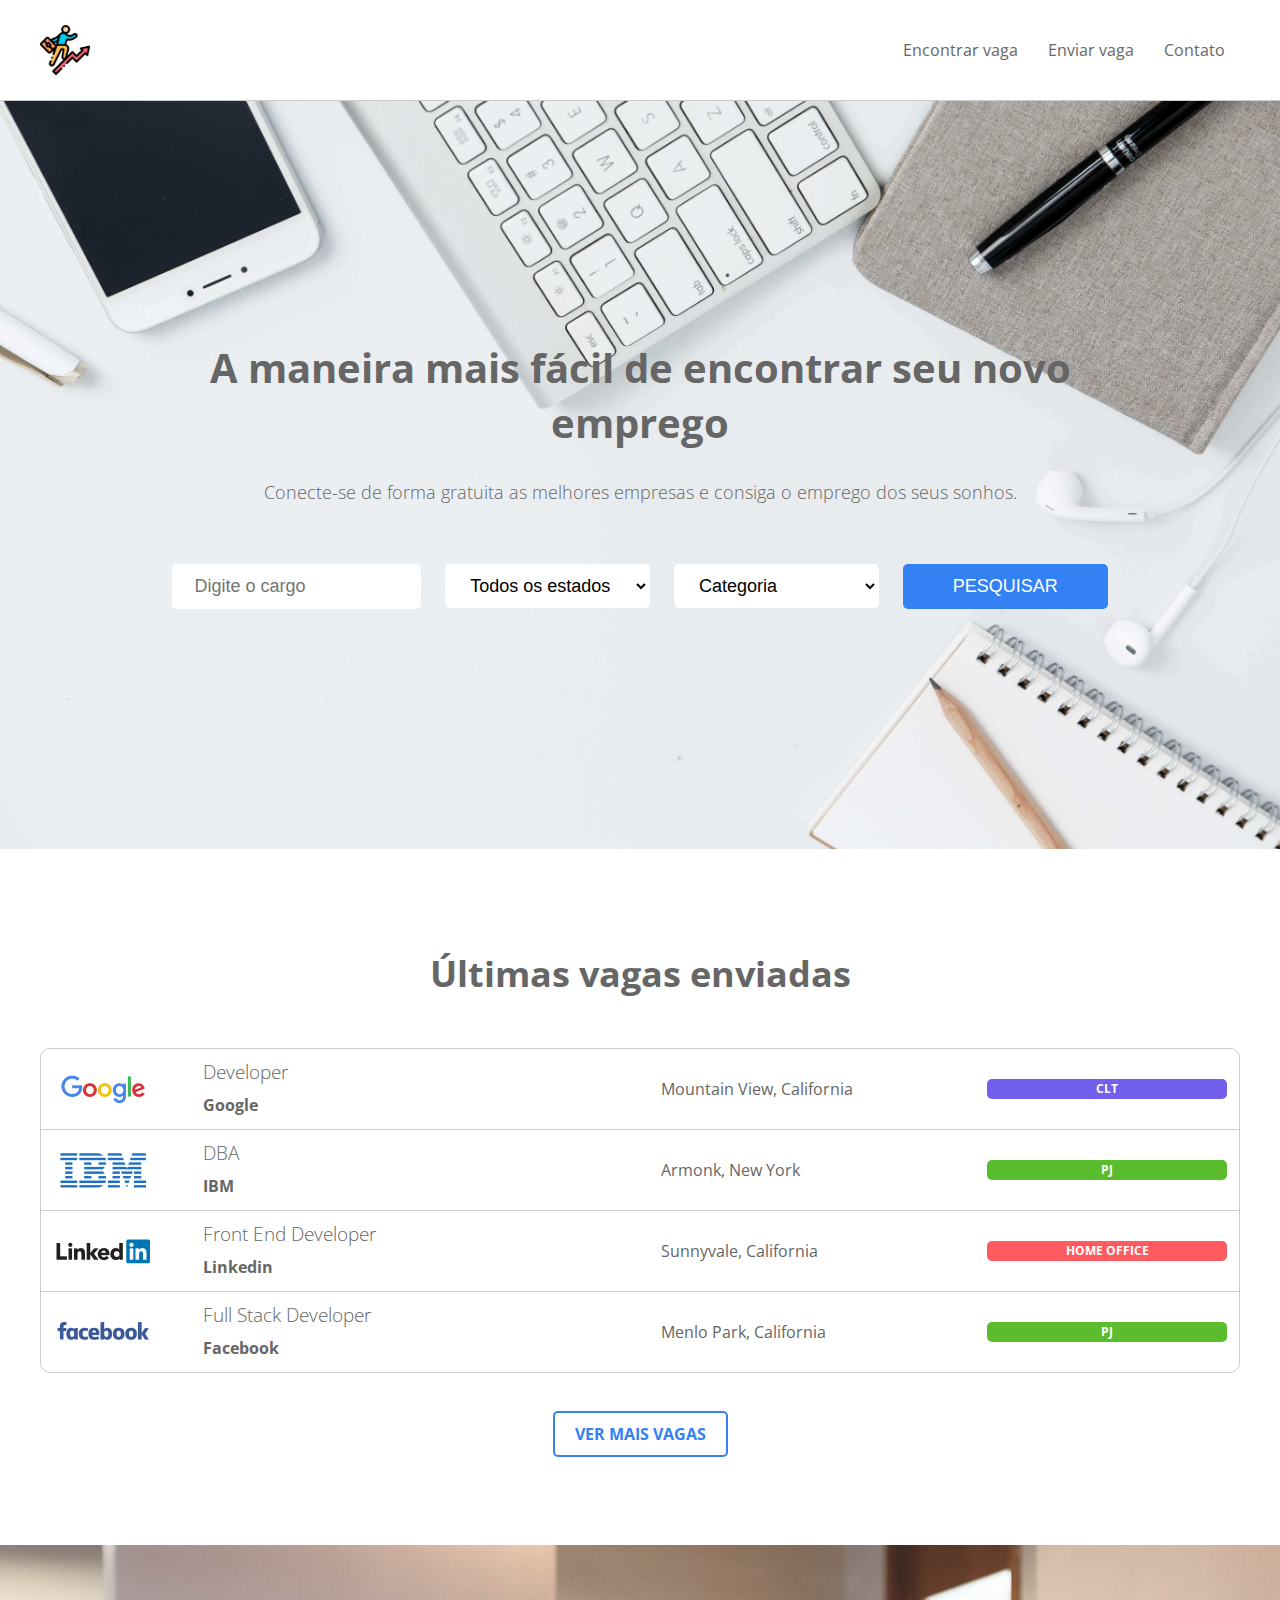
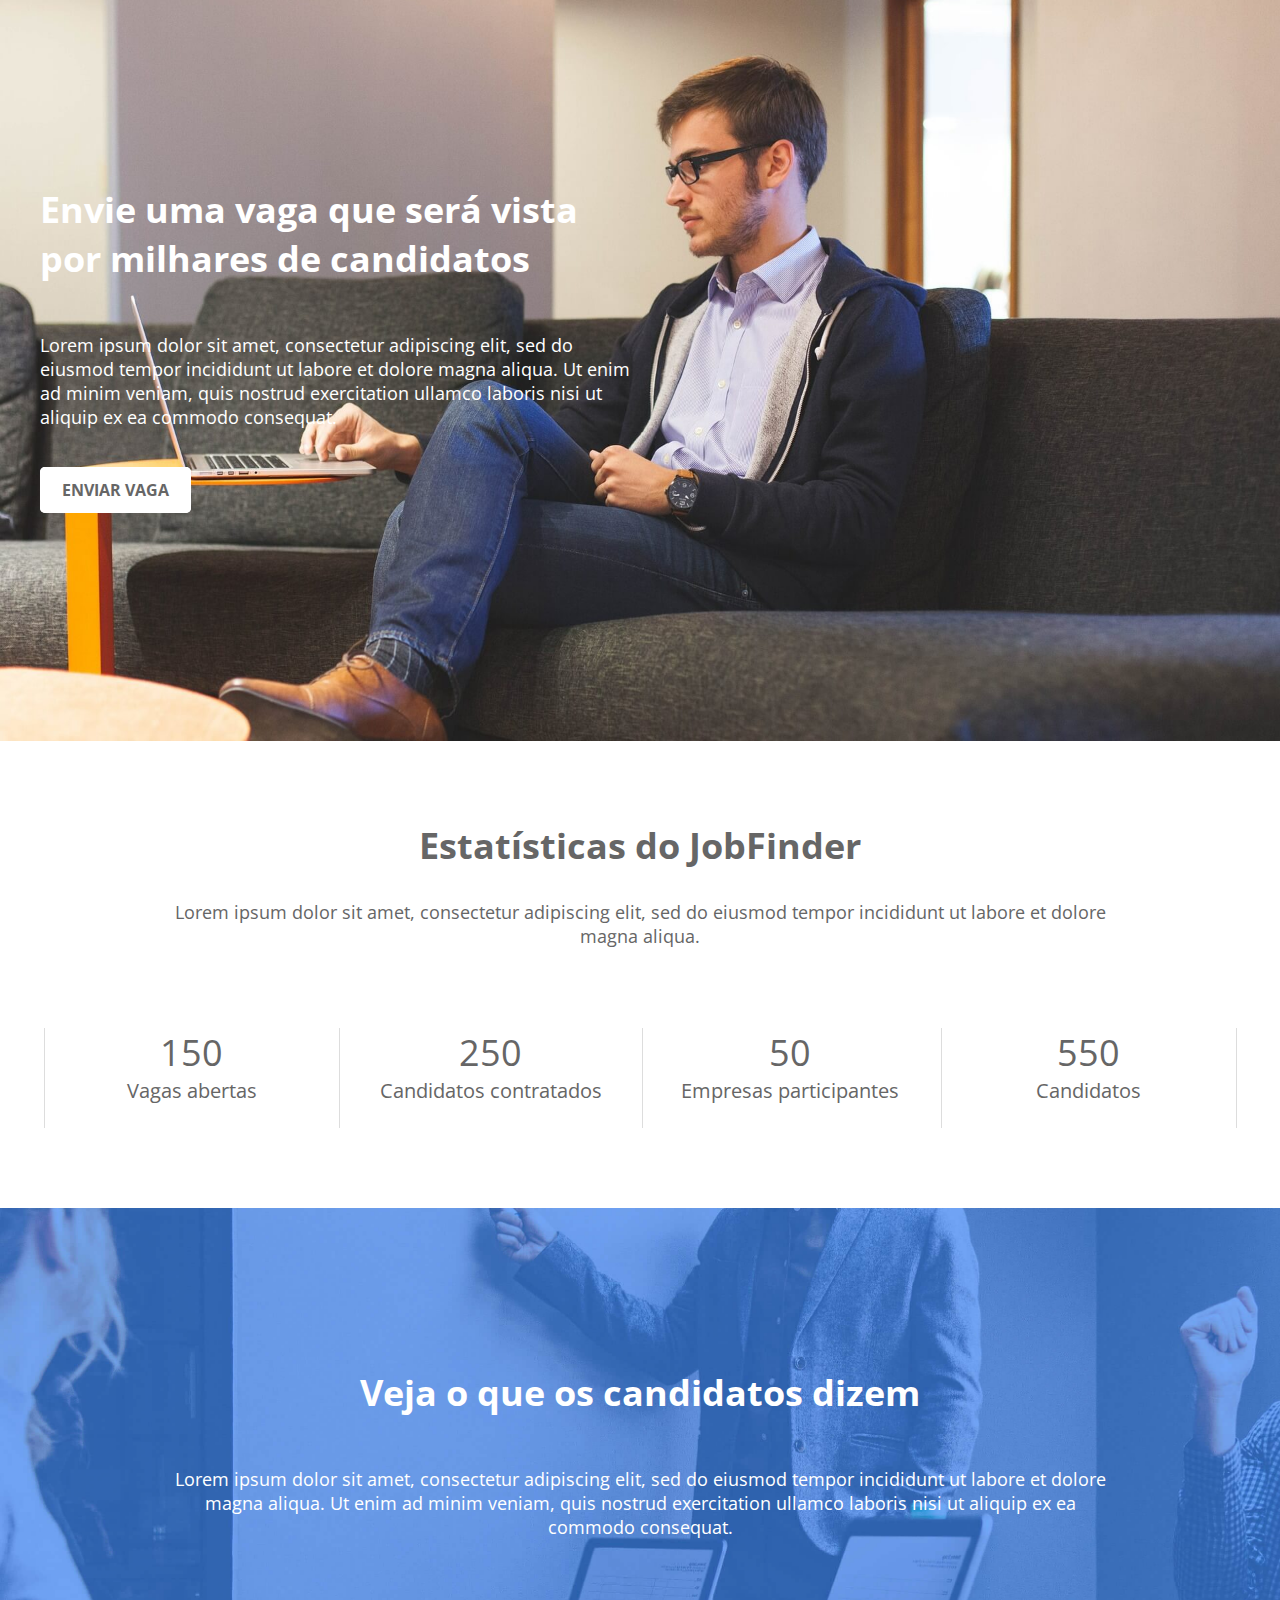
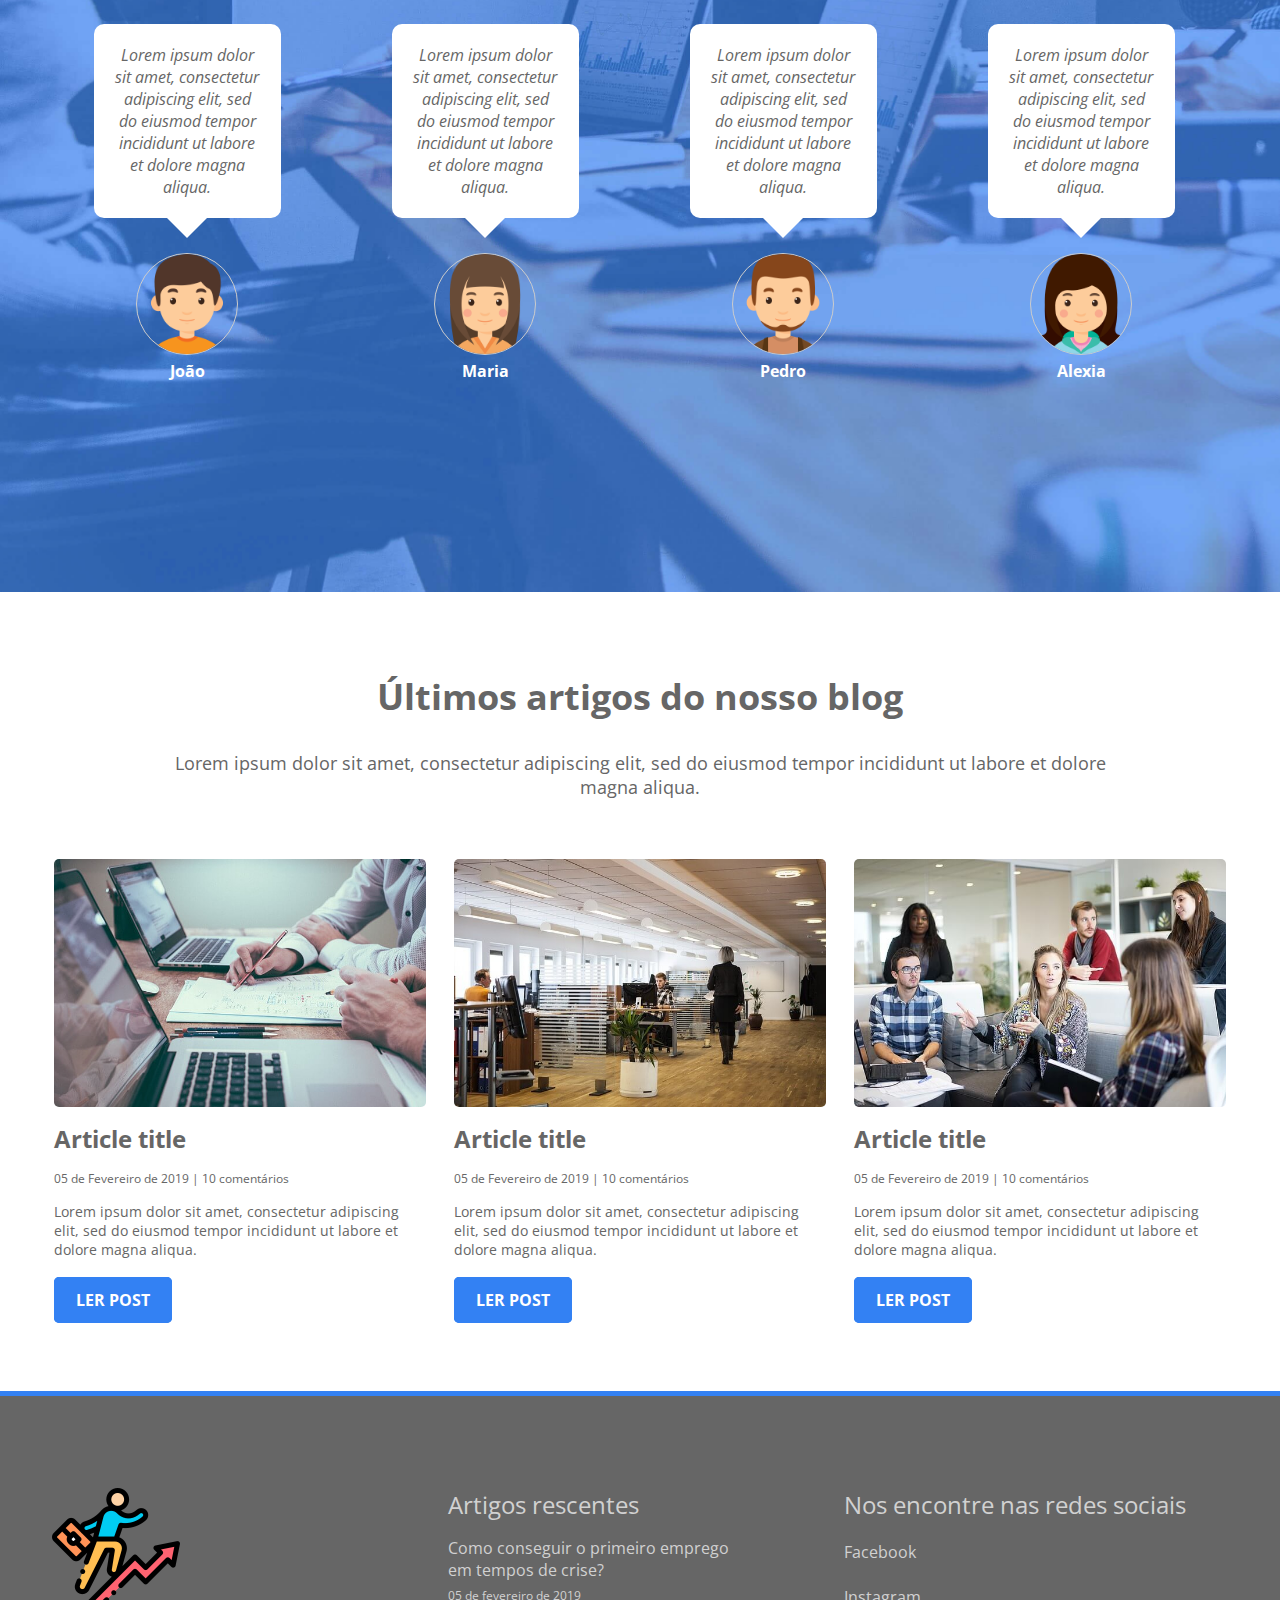
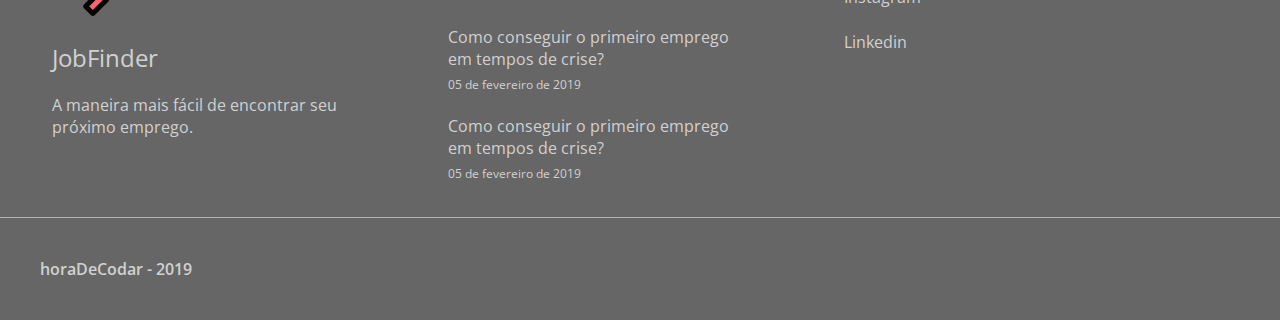
<file: index.html>
<!DOCTYPE html>
<html>
<head>
	<title>JobFinder</title>
	<meta charset="utf-8">
	<meta name="viewport" content="width=device-width, initial-scale=1.0">
	<link rel="stylesheet" type="text/css" href="css/style.css" />
	<link href="https://fonts.googleapis.com/css?family=Open+Sans:300,400,600,700,800&display=swap" rel="stylesheet">
	<link rel="stylesheet" href="https://use.fontawesome.com/releases/v5.8.2/css/all.css" integrity="sha384-oS3vJWv+0UjzBfQzYUhtDYW+Pj2yciDJxpsK1OYPAYjqT085Qq/1cq5FLXAZQ7Ay" crossorigin="anonymous">
</head>
<body>
	<div class="container">
		<header>
			<nav>
				<div class="nav-container">
					<a href="index.html">
						<img id="logo" src="img/logo.png" alt="JobFinder">
					</a>
					<i class="fas fa-bars btn-menumobile"></i>
					<ul>
						<li><a href="findjobs.html">Encontrar vaga</a></li>
						<li><a href="sendjobs.html">Enviar vaga</a></li>
						<li><a href="job.html">Contato</a></li>
					</ul>
				</div>
			</nav>
			<div id="main-banner">
				<div id="search-form">
					<h1>A maneira mais fácil de encontrar seu novo emprego</h1>
					<p>Conecte-se de forma gratuita as melhores empresas e consiga o emprego dos seus sonhos.</p>			
					<form>
						<input type="text" name="job" placeholder="Digite o cargo">
						<select name="region">
							<option value="">Todos os estados</option>
						</select>
						<select name="category">
							<option value="">Categoria</option>
						</select>
						<input type="submit" value="Pesquisar">
					</form>
				</div>
			</div>
		</header>
		<main id="lastjobs-container" class="wrapper">
			<h1>Últimas vagas enviadas</h1>
			<ul>
				<li>
					<a href="job.html" class="clickarea">
						<div class="company-box">
							<img src="img/googlelogo.png">
							<div class="company-info">
								<h3>Developer</h3>
								<p>Google</p>
							</div>
						</div>
						<div class="locality">
							<i class="fas fa-map-marker-alt"></i>
							<p>Mountain View, California</p>
						</div>
						<div class="job-type">
							<span class="clt">CLT</span>
						</div>
					</a>
				</li>
				<li>
					<a href="#" class="clickarea">
						<div class="company-box">
							<img src="img/ibmlogo.png">
							<div class="company-info">
								<h3>DBA</h3>
								<p>IBM</p>
							</div>
						</div>
						<div class="locality">
							<i class="fas fa-map-marker-alt"></i>
							<p>Armonk, New York</p>
						</div>
						<div class="job-type">
							<span class="pj">PJ</span>
						</div>
					</a>
				</li>
				<li>
					<a href="#" class="clickarea">
						<div class="company-box">
							<img src="img/linkedinlogo.png">
							<div class="company-info">
								<h3>Front End Developer</h3>
								<p>Linkedin</p>
							</div>
						</div>
						<div class="locality">
							<i class="fas fa-map-marker-alt"></i>
							<p>Sunnyvale, California</p>
						</div>
						<div class="job-type">
							<span class="homeoffice">Home Office</span>
						</div>
					</a>
				</li>
				<li>
					<a href="#" class="clickarea">
						<div class="company-box">
							<img src="img/facebooklogo.png">
							<div class="company-info">
								<h3>Full Stack Developer</h3>
								<p>Facebook</p>
							</div>
						</div>
						<div class="locality">
							<i class="fas fa-map-marker-alt"></i>
							<p>Menlo Park, California</p>
						</div>
						<div class="job-type">
							<span class="pj">PJ</span>
						</div>
					</a>
				</li>
			</ul>
			<div class="btnjobs-container">
				<a href="#" class="btn-jobs">Ver mais vagas</a>
			</div>
		</main>
		<section id="sendjobs-container">
			<div id="sendjobs-inner" class="wrapper">
				<h2>Envie uma vaga que será vista por milhares de candidatos</h2>
				<p>Lorem ipsum dolor sit amet, consectetur adipiscing elit, sed do eiusmod tempor incididunt ut labore et dolore magna aliqua. Ut enim ad minim veniam, quis nostrud exercitation ullamco laboris nisi ut aliquip ex ea commodo consequat.</p>
				<a href="#" class="light-btn">Enviar vaga</a>
			</div>
		</section>
		<section id="status-container" class="wrapper">
			<h2 class="title-center">Estatísticas do JobFinder</h2>
			<p class="p-center">Lorem ipsum dolor sit amet, consectetur adipiscing elit, sed do eiusmod tempor incididunt ut labore et dolore magna aliqua.</p>
			<div>
				<div class="status-box">
					<span class="status-qtd">150</span>
					<p class="status-text">Vagas abertas</p>
				</div>
				<div class="status-box">
					<span class="status-qtd">250</span>
					<p class="status-text">Candidatos contratados</p>
				</div>
				<div class="status-box">
					<span class="status-qtd">50</span>
					<p class="status-text">Empresas participantes</p>
				</div>
				<div class="status-box">
					<span class="status-qtd">550</span>
					<p class="status-text">Candidatos</p>
				</div>
			</div>
		</section>
		<section id="testmony-container">
			<div class="wrapper">		
				<h2>Veja o que os candidatos dizem</h2>
				<p class="p-center">Lorem ipsum dolor sit amet, consectetur adipiscing elit, sed do eiusmod tempor incididunt ut labore et dolore magna aliqua. Ut enim ad minim veniam, quis nostrud exercitation ullamco laboris nisi ut aliquip ex ea commodo consequat.</p>
				<div class="testmony-box">
					<p class="testmony-msg">Lorem ipsum dolor sit amet, consectetur adipiscing elit, sed do eiusmod tempor incididunt ut labore et dolore magna aliqua.</p>
					<img src="img/avatar1.png">
					<p class="testmony-name">João</p>
				</div>
				<div class="testmony-box">
					<p class="testmony-msg">Lorem ipsum dolor sit amet, consectetur adipiscing elit, sed do eiusmod tempor incididunt ut labore et dolore magna aliqua.</p>
					<img src="img/avatar2.png">
					<p class="testmony-name">Maria</p>
				</div>
				<div class="testmony-box">
					<p class="testmony-msg">Lorem ipsum dolor sit amet, consectetur adipiscing elit, sed do eiusmod tempor incididunt ut labore et dolore magna aliqua.</p>
					<img src="img/avatar3.png">
					<p class="testmony-name">Pedro</p>
				</div>
				<div class="testmony-box">
					<p class="testmony-msg">Lorem ipsum dolor sit amet, consectetur adipiscing elit, sed do eiusmod tempor incididunt ut labore et dolore magna aliqua.</p>
					<img src="img/avatar4.png">
					<p class="testmony-name">Alexia</p>
				</div>
			</div>
		</section>
		<section id="blog-container" class="wrapper">
			<h2 class="title-center">Últimos artigos do nosso blog</h2>
			<p class="p-center">Lorem ipsum dolor sit amet, consectetur adipiscing elit, sed do eiusmod tempor incididunt ut labore et dolore magna aliqua.</p>
			<div class="article-box">
				<img src="img/blog1.jpg">
				<h4><a href="#">Article title</a></h4>
				<p class="article-date">05 de Fevereiro de 2019 | 10 comentários</p>
				<p class="article-resume">Lorem ipsum dolor sit amet, consectetur adipiscing elit, sed do eiusmod tempor incididunt ut labore et dolore magna aliqua.</p>
				<a href="#" class="article-btn light-btn">Ler post</a>
			</div>
			<div class="article-box">
				<img src="img/blog2.jpg">
				<h4><a href="#">Article title</a></h4>
				<p class="article-date">05 de Fevereiro de 2019 | 10 comentários</p>
				<p class="article-resume">Lorem ipsum dolor sit amet, consectetur adipiscing elit, sed do eiusmod tempor incididunt ut labore et dolore magna aliqua.</p>
				<a href="#" class="article-btn light-btn">Ler post</a>
			</div>
			<div class="article-box">
				<img src="img/blog3.jpg">
				<h4><a href="#">Article title</a></h4>
				<p class="article-date">05 de Fevereiro de 2019 | 10 comentários</p>
				<p class="article-resume">Lorem ipsum dolor sit amet, consectetur adipiscing elit, sed do eiusmod tempor incididunt ut labore et dolore magna aliqua.</p>
				<a href="#" class="article-btn light-btn">Ler post</a>
			</div>
		</section>
		<footer>
			<div class="wrapper">
				<div class="footer-box">
					<div class="company-footer">
						<img src="img/logo.png">
						<h2>JobFinder</h2>
						<p>A maneira mais fácil de encontrar seu próximo emprego.</p>
					</div>
				</div>
				<div class="footer-box">
					<div class="articles-footer">
						<h2>Artigos rescentes</h2>
						<ul class="footer-list footer-article-list">
							<li>
								<a href="#">Como conseguir o primeiro emprego em tempos de crise?</a>
								<span class="article-date">05 de fevereiro de 2019</span>
							</li>
							<li>
								<a href="#">Como conseguir o primeiro emprego em tempos de crise?</a>
								<span class="article-date">05 de fevereiro de 2019</span>
							</li>
							<li>
								<a href="#">Como conseguir o primeiro emprego em tempos de crise?</a>
								<span class="article-date">05 de fevereiro de 2019</span>
							</li>
						</ul>
					</div>
				</div>
				<div class="footer-box">
					<h2>Nos encontre nas redes sociais</h2>
					<ul class="footer-list">
						<li>
							<a href="#">
								<i class="fab fa-facebook-square"></i>
								<span>Facebook</span>
							</a>
						</li>
						<li>
							<a href="#">
								<i class="fab fa-instagram"></i>
								<span>Instagram</span>
							</a>
						</li>
						<li>
							<a href="#">
								<i class="fab fa-linkedin"></i>
								<span>Linkedin</span>
							</a>
						</li>
					</ul>
				</div>
			</div>
			<div class="footer-bottom">
				<div class="wrapper">
					<p>horaDeCodar - 2019</p>
				</div>
			</div>
		</footer>
	</div>
</body>
<script
src="https://code.jquery.com/jquery-3.4.1.min.js"
integrity="sha256-CSXorXvZcTkaix6Yvo6HppcZGetbYMGWSFlBw8HfCJo="
crossorigin="anonymous"></script>
<script src="js/scripts.js"></script>
</html>
</file>
<file: css/style.css>
/* geral */
html {
	font-family: 'Open Sans', sans-serif;
}

body {
	margin: 0;
}

h1, h2, h3, h4, h5, p, span {
	margin: 0;
	color: #666;
}

.container {
	max-width: 1920px;
	width: 100%;
	position: relative;
	margin-left: auto;
	margin-right: auto;
}

/* hide on desktop */
.nav-container .btn-menumobile {
	display: none;
}

/* header */
header {
	position: relative;
	top: 0;
	height: auto;
	width: 100%;
}

/* navbar */
nav {
	position: fixed;
	top: 0;
	left: 0;
	height: 100px;
	width: 100%;
	z-index: 1;
	background-color: #FFF;
	border-bottom: 1px solid #CCC;
}

nav:after {
	clear: both;
	content: "";
	display: block;
}

.nav-container {
	max-width: 1200px;
	position: relative;
	margin-left: auto;
	margin-right: auto;
}

#logo {
	width: 50px;
	height: 50px;
	margin-top: 25px;
}

.nav-container ul {
	float: right;
	height: 100px;
	line-height: 100px;
	margin: 0;
}

.nav-container ul li {
	list-style: none;
	float: left;
	margin: 0 15px;
}

.nav-container li a {
	text-decoration: none;
	color: #666;
	transition: .5s;
}

.nav-container li a:hover {
	color: #3381f3;
}

/* banner */
#main-banner {
	background: url('../img/banner6.jpg') no-repeat;
	background-size: cover;
	background-position: 0 55%;
	position: relative;
	margin-top: 100px;
}

#search-form {
	position: relative;
	width: 80%;
	margin-left: auto;
	margin-right: auto;
	padding-top: 15em;
	padding-bottom: 15em;
	text-align: center;
}

#search-form h1 {
	font-size: 40px;
}

#search-form p {
	margin-top: 30px;
	margin-bottom: 60px;
	font-size: 18px;
	font-weight: 300;
}

#search-form input, #search-form select, #sendjobs input, #sendjobs select, #sendjobs textarea {
	background-color: #FFF;
	border-radius: 5px;
	border-color: transparent;
	padding: 10px 20px;
	font-size: 18px;
	margin: 0 10px;
}

#search-form input[type=submit], #sendjobs input[type=submit] {
	background-color: #3381f3;
	text-transform: uppercase;
	color: #FFF;
	cursor: pointer;
	transition: 0.5s;
}

#search-form input[type=submit]:hover, #sendjobs input[type=submit]:hover {
	background-color: #2B79EB;
}

/* seção de últimos empregos */
#lastjobs-container {
	text-align: center;
	padding: 100px 0;
}

.wrapper {
	max-width: 1200px;
	position: relative;
	margin-left: auto;
	margin-right: auto;
}

#lastjobs-container h1 {
	font-size: 36px;
	margin-bottom: 50px;
}

#lastjobs-container ul {
	padding: 0;
	border: 1px solid #CCC;
	border-radius: 10px;
}

#lastjobs-container ul li {
	list-style: none;
	text-align: left;
	border-bottom: solid 1px #CCC;
	height: 80px;
	position: relative;
}

#lastjobs-container ul li:after {
	clear: both;
	content: "";
	display: block;
}

#lastjobs-container ul li:last-child {
	border: none;
}

.clickarea {
	position: absolute;
	top: 0;
	left: 0;
	width: 100%;
	height: 100%;
}


/* company img */
.company-box {
	display: inline-block;
	width: 50%;
	position: relative;
	padding-left: 1%;
}

.company-box img {
	width: 100px;
	margin-top: 2.5px;
}

.company-box .company-info {
	display: inline-block;
	margin-left: 50px;
	margin-top: 10px;
	text-align: left;
	position: absolute;
}

.company-box .company-info h3 {
	font-weight: 300;
	margin-bottom: 10px;
}

.company-box .company-info p {
	font-weight: bold;
}

/* company locality */
.locality {
	color: #6d6d6d;
	display: inline-block;
	width: 25%;
	position: absolute;
	height: 100%;
	line-height: 80px;
}

.locality i, .locality p {
	display: inline-block;
}

.locality i {
	margin-right: 5px;
}


/* company job type */
.job-type {
	display: inline-block;
	width: 20%;
	height: 100%;
	position: absolute;
	padding-top: 30px;
	right: 1%;
	text-align: center;
	font-weight: bold;
	text-transform: uppercase;
	font-size: 12px;
	color: #FFF;
}

.job-type span {
	display: block;
	width: 100%;
	height: 20px;
	line-height: 20px;
	border-radius: 5px;
	color: #FFF;
}

.clt {
	background-color: #735fee;
}

.pj {
	background-color: #5bbc2e;
}

.homeoffice {
	background-color: #ff5a5f;
}

/* see more div */
.btnjobs-container {
	margin-top: 50px;
}

.btn-jobs {
	text-transform: uppercase;
	background-color: #FFF;
	color: #3381f3;
	border: 2px solid #3381f3;
	border-radius: 5px;
	text-decoration: none;
	padding: 10px 20px;
	font-weight: bold;
	transition: 0.5s;
}

.btn-jobs:hover {
	background-color: #3381f3;
	color: #FFF;
}

/* send jobs container */
#sendjobs-container {
	background: url('../img/banner2.jpg') no-repeat;
	background-size: cover;
	background-position: 0 25%;
	padding: 15em 0;
}

#sendjobs-container h2, #sendjobs-container p {
	width: 600px;
	color: #FFF;
}

#sendjobs-container h2 {
	font-size: 36px;
	margin-bottom: 50px;
}

#sendjobs-container p {
	font-size: 18px;
	margin-bottom: 50px;
}

.light-btn {
	background-color: #FFF;
	border: 2px solid #FFF;
	color: #666;
	font-weight: bold;
	text-transform: uppercase;
	padding: 10px 20px;
	text-decoration: none;
	border-radius: 5px;
	transition: 0.5s;
}

.light-btn:hover {
	background-color: transparent;
	color: #FFF;
}

/* jobfinder status */
#status-container {
	text-align: center;
	padding: 5em 0;
}

.title-center {
	font-size: 36px;
	margin-bottom: 30px;
}

.p-center {
	width: 80%;
	position: relative;
	margin-left: auto;
	margin-right: auto;
	font-size: 18px;
}

.status-box {
	display: inline-block;
	text-align: center;
	width: 24.5%;
	margin-top: 80px;
	border-left: 1px solid #DDD;
	border-right: 1px solid #DDD;
	height: 100px;
}

.status-box:nth-child(2) {
	border: none;
}

.status-box:nth-child(3) {
	border-right: none;
}

.status-qtd {
	font-size: 36px;
}

.status-text {
	font-size: 20px;
}

/* testmony container */
#testmony-container {
	background: url('../img/banner7.jpg') no-repeat;
	background-size: cover;
	padding: 10em 0;
}

#testmony-container h2, #testmony-container p {
	color: #FFF;
	text-align: center;
}

#testmony-container h2 {
	font-size: 36px;
	margin-bottom: 50px;
}

#testmony-container p {
	margin-bottom: 50px;
}

.testmony-box {
	display: inline-block;
	width: 24.5%;
	text-align: center;
}

#testmony-container .testmony-box .testmony-msg {
	background-color: #FFF;
	color: #666;
	border-radius: 10px;
	padding: 20px;
	width: 50%;
	position: relative;
	margin: 35px auto;
	font-style: italic;
}

.testmony-msg:after {
	content: "";
	width: 0; 
	height: 0; 
	border-left: 20px solid transparent;
	border-right: 20px solid transparent;
	border-top: 20px solid #FFF;
	position: absolute;
	bottom: -20px;
	left: 0;
	right: 0;
	margin-left: auto;
	margin-right: auto;
}

.testmony-box img {
	width: 100px;
	height: 100px;
	border: 1px solid #CCC;
	border-radius: 50%;
}

.testmony-name {
	font-weight: bold;
}

/* blog container */
#blog-container {
	text-align: center;
	padding: 5em 0;
}

#blog-container .p-center {
	margin-bottom: 60px;
}

.article-box {
	display: inline-block;
	width: 31%;
	padding: 0 1%;
	text-align: left;
}

.article-box img {
	width: 100%;
	border-radius: 5px;
	margin-bottom: 10px;
}

.article-box h4 {
	font-size: 24px;
	margin-bottom: 15px;
}

.article-box h4 a {
	text-decoration: none;
	color: #666;
}

.article-date {
	font-size: 12px;
	margin-bottom: 15px;
}

.article-resume {
	font-size: 14px;
	margin-bottom: 30px;
}

.article-btn {
	background-color: #3381f3;
	border-color: #3381f3;
	color: #FFF;
}

.article-btn:hover {
	background-color: #FFF;
	color: #3381f3;
}

/* footer */
footer {
	background-color: #666;
	padding: 5em 0;
	padding-bottom: 40px;
	border-top: 5px solid #3381f3;
}

footer h2, footer p, footer a, footer span {
	color: #D1D1D1;
}

footer h2 {
	font-weight: 400;
}

footer a {
	text-decoration: none;
}

footer ul {
	padding: 0;
}

footer li {
	list-style: none;
}

.footer-box {
	width: 31%;
	padding: 1%;
	float: left;
}

footer .wrapper:after {
	clear: both;
	content: "";
	display: block;
}

.company-footer {
	width: 80%;
}

.company-footer h2 {
	margin-top: 20px;
}

.company-footer h2, .company-footer p {
	margin-bottom: 20px;
}

.footer-list li {
	margin-bottom: 15px;
}

.footer-list a {
	transition: 0.5s;
}

.footer-list a:hover {
	color: #FFF;
}

.footer-list li:after {
	clear: both;
	content: "";
	display: block;
}

.articles-footer {
	width: 80%;
}

.footer-list.footer-article-list span {
	display: block;
	float: none;
}

.fab {
	font-size: 30px;
	margin-right: 10px;
	float: left;
}

.footer-list li span {
	float: left;
	height: 30px;
	line-height: 30px;
}

.footer-bottom {
	border-top: 1px solid #B2B2B2;
}

.footer-bottom p {
	font-weight: 600;
	margin-top: 40px;
}

/* find jobs page */
#findjobs #search-form {
	padding-top: 2em;
	padding-bottom: 2em;
	width: 100%;
	background-color: #3381f3;
	border-top: 5px solid #0000e6;
}

#findjobs #lastjobs-container {
	margin-top: 3em;
}

#search-form input, #search-form select {
	width: 20%;
}

#findjobs #search-form input[type=submit] {
	background-color: #FFF;
	color: #3381f3;
}

#findjobs #lastjobs-container ul {
	border-top-left-radius: 0;
	border-top-right-radius: 0;
	margin-top: 0;
}

#type-filter {
	text-align: left;
}

#findjobs #type-filter ul {
	margin: 0;
	border-radius: 0;
	border: none;
	background-color: #FFF;
	border-right: 1px solid #CCC;
}

#findjobs #type-filter ul li {
	display: inline-block;
	width: 20%;
	height: 50px;
	line-height: 50px;
	border-bottom: none;
	border-left: 1px solid #CCC;
	border-right: 1px solid #CCC;
	padding-left: 1em;
}

#findjobs #type-filter ul li:nth-child(1), #findjobs #type-filter ul li:nth-child(2), #findjobs #type-filter ul li:nth-child(3) {
	border-right: none;
}

#findjobs #type-filter label {
	text-transform: uppercase;
	color: #666;
	font-weight: bold;
	margin-left: .5em;
}

/* send jobs page */
#sendjobs #sendjobs-container {
	margin-top: 100px;
	background: none;
	padding: 5em 0;
}

#sendjobs h1 {
	font-size: 36px;
	margin-bottom: 50px;
	text-align: center;
}

.input-box {
	margin-bottom: 2em;
	width: 50%;
	position: relative;
	margin-left: auto;
	margin-right: auto;
}

#sendjobs label {
	text-transform: uppercase;
	color: #666;
	font-weight: bold;
	display: block;
	margin-bottom: 1em;
}

#sendjobs input {
	border-radius: 5px;
	border: solid 1px #CCC;
	margin: 0;
	width: 100%;
	box-sizing: border-box;
}

#sendjobs textarea, #sendjobs select {
	border: 1px solid #CCC;
	font-family: 'Open Sans', sans-serif;
	margin: 0;
	width: 100%;
	box-sizing: border-box;
}

#sendjobs input[type=submit] {
	width: 200px;
	float: right;
}

.input-box:after {
	clear: both;
	content: "";
	display: block;
}

/* job page */
#job-header {
	width: 100%;
	background-color: #FAFAFA;
	border-bottom: 1px solid #CCC;
	margin-top: 100px;
	padding: 2em 0;
}

#job-header h1 {
	font-size: 3em;
	text-align: center;
}

#job-header .company-box {
	width: 100%;
}

#job-header #job-info {
	height: 100px;
	width: 100%;
	margin-top: 3em;
	text-align: center;
}

#job-header #job-info div {
	width: 25%;
	height: 30px;
	line-height: 30px;
	float: left;
	position: relative;
	padding-left: 3em;
	padding-right: 3em;
	box-sizing: border-box;
	padding-top: 0;
}

#job-header #job-info .job-type {
    padding-top: 5px;
    margin-left: 12.5%;
}

#job-info .date i, #job-info .date p {
	display: inline-block;
	color: #666;
}

#job-info .date p {
	margin-left: 10px;
}

#job-header #job-info div:nth-child(2) {
	border-left: 1px solid #CCC;
	border-right: 1px solid #CCC;
}

#jobpage .wrapper {
	padding: 2em 0;
}

#jobpage .wrapper:after {
	clear: both;
	content: "";
	display: block;
}

#job-container {
	float: left;
	width: 75%;
	position: relative;
}

#jobpage .page-title {
	font-size: 24px;
	margin-bottom: 1.5em;
}

#jobpage .description {
	margin-bottom: 1.5em;
}

#company-img {
	width: 100%;
	margin-bottom: 1.5em;
}

#companyinfo-container {
	float: right;
	width: 25%;
	padding-top: 4em;
	padding-left: 1.5em;
	box-sizing: border-box;
}

.jobpage-list {
	color: #666;
	margin-bottom: 1.5em;
	font-size: 1em;
	line-height: 2em;
}

#companyinfo-container img {
	width: 100%;
	display: block;
	border-bottom: 1px solid #CCC;
}

#companyinfo-container .job-type {
	display: block;
	position: relative;
	width: 100%;
	padding: 2em 0;
	border-bottom: 1px solid #CCC;
}

#apply-btn {
	width: 100%;
	height: 60px;
	line-height: 60px;
	margin-top: 2em;
	font-weight: bold;
	text-transform: uppercase;
	text-decoration: none;
	background-color: transparent;
	border: 2px solid #3381f3;
	color: #3381f3;
	border-radius: 5px;
	display: block;
	box-sizing: border-box;
	text-align: center;
	transition: .5s;
}

#apply-btn:hover {
	background-color: #3381f3;
	color: #FFF;
}

#job-social-list {
	margin-top: 1em;
	padding-left: 0;
}

#job-social-list li {
	display: block;
	list-style: none;
	height: 50px;
}

#job-social-list li a {
	text-decoration: none;
	color: #666;
}

/* responsive */
@media screen and (max-width: 1024px) {
	#logo {
		position: absolute;
		left: 50px;
	}

	.nav-container ul {
		float: none;
		text-align: center;
		padding: 0;
	}

	.nav-container ul li {
		position: relative;
		margin-left: auto;
		margin-right: auto;
		float: none;
		display: inline-block;
		margin: 0 10px;
	}

	#search-form {
		padding-top: 25em;
		padding-bottom: 5em;
	}

	#search-form form {
		width: 60%;
		position: relative;
		margin-left: auto;
		margin-right: auto;
	}

	#search-form form input, #search-form select {
		display: block;
		margin: 0;
		margin-bottom: 25px;
		width: 100%;
		border-width: 0;
		padding: 10px 20px;
		box-sizing: border-box;
	}

	#lastjobs-container.wrapper, #status-container.wrapper, #lastjobs-container.wrapper, #blog-container.wrapper, .wrapper {
		max-width: 960px;
		padding-left: 2em;
		padding-right: 2em;
	}

	/* find jobs page */
	#findjobs #search-form input[type=submit] {
		margin-bottom: 0;
	}

	#findjobs #type-filter ul li {
		width: 100%;
		border-bottom: 1px solid #CCC;
		box-sizing: border-box;
	}

	#findjobs #type-filter ul li:last-child {
		border-bottom: none;
		border-right: none;
	}

	/* job page */
	#job-header #job-info div {
		padding-left: 1em;
		padding-right: 1em;
	}

	#jobpage .wrapper {
		padding-left: 2em;
		padding-right: 2em;
	}

	#job-header #job-info .job-type {
	    margin-left: 5%;
	}

	#job-header #job-info div {
	    width: 30%;
	}

}

@media screen and (max-width: 768px) {

	.company-box {
		width: 46%;
		padding-left: 1em;
	}

	.company-box .company-info h3 {
		font-size: 1em;
	}

	.company-box .company-info p {
		font-size: .8em;
	}

	.locality i, .locality p {
		font-size: .8em;
	}

	.job-type {
		right: 1em;
	}

	.job-type span {
		font-size: .8em;
	}

	#sendjobs-inner h2, #sendjobs-inner p {
		text-shadow: .5px .5px #000;
	}

	.status-box {
		width: 49.4%;
		border: none;
	}

	.status-box:nth-child(1), .status-box:nth-child(3) {
		border-right: 1px solid #DDD;
	}

	.testmony-box {
		width: 49.4%;
	}

	.article-box {
		display: block;
		width: 100%;
		padding: 0;
		margin-bottom: 3em;
	}

}

@media screen and (max-width: 576px) {

	.nav-container .btn-menumobile {
		display: block !important;
	}

	html, body {
	  overflow-x:hidden 
	} 

	nav {
		height: 4em;
	}

	#logo {
		left: 2em;
		height: 2em;
		width: 2em;
		margin-top: 1em;
	}

	.btn-menumobile {
		display: block;
		font-size: 1.75em;
		color: #CCC;
		position: absolute;
		right: 1.5em;
		top: .75em;
	}

	.nav-container ul {
		position: relative;
		top: 4em;
		height: 3em;
		line-height: 3em;
		display: none;
	}

	.nav-container ul li {
		display: block;
		background-color: #FFF;
		margin: 0;
		border-top: 1px solid #CCC;
	}

	.nav-container ul li a {
		font-size: 1em;
	}

	.open {
		display: block !important;
	}

	#main-banner {
		margin-top: 4em;
	}

	#search-form {
		padding-top: 15em;
		padding-bottom: 5em;
		width: 90%;
	}

	#search-form h1 {
		font-size: 1.6em;
	}

	#search-form p {
		font-size: 1em;
		margin-bottom: 2em;
	}

	#search-form form {
		width: 80%;
	}

	#search-form input[type=submit] {
		margin-bottom: 0;
	}

	#lastjobs-container {
		padding: 5em 0;
	}

	.locality {
		display: none;
	}

	.company-box .company-info {
		margin-top: 1em;
		margin-left: 1em;
		width: 8em;
	}

	.company-box .company-info h3 {
		font-size: .8em;
	}

	.job-type {
		width: 22%;
	}

	#sendjobs-container {
	    background-position: 35% 0;
	    padding: 10em 0;
	}

	#sendjobs-container h2 {
		font-size: 1.5em;
		width: 100%;
	}

	#sendjobs-container p {
		font-size: 1em;
		width: 100%;
	}

	.status-box {
		margin-top: 3em; 
		width: 100%;
	}

	.status-box:nth-child(1), .status-box:nth-child(3) {
		border: none;
	}

	#testmony-container {
		padding: 5em 0;
	}

	.testmony-box {
		width: 100%;
	}

	#testmony-container p {
		margin-bottom: 1em;
	}

	.footer-box {
		display: block;
		width: 100%;
	}

	/* send jobs page */
	#job-header {
	    margin-top: 4em;
	}

	#job-header .locality {
		display: block;
	}

	#sendjobs #sendjobs-container {
		padding: 2em 0;
		margin-top: 4em;
	}

	#sendjobs h1 {
		font-size: 2em;
		width: 60%;
		position: relative;
		margin-left: auto;
		margin-right: auto;
	}
	
	.input-box {
		width: 80%;
	}

	/* job page */
	#job-container {
	    width: 100%;
	}

	#companyinfo-container {
	    width: 100%;
	    padding-top: 0em;
	    padding-left: 0em;
	}

	#job-header #job-info div {
	    height: 100%;
	}

	#job-header #job-info .job-type {
	    padding-top: 35px;
	}

	#companyinfo-container .job-type {
		right: 0;
	}

	#apply-btn {
		margin-bottom: 3em;
	}

}
</file>
